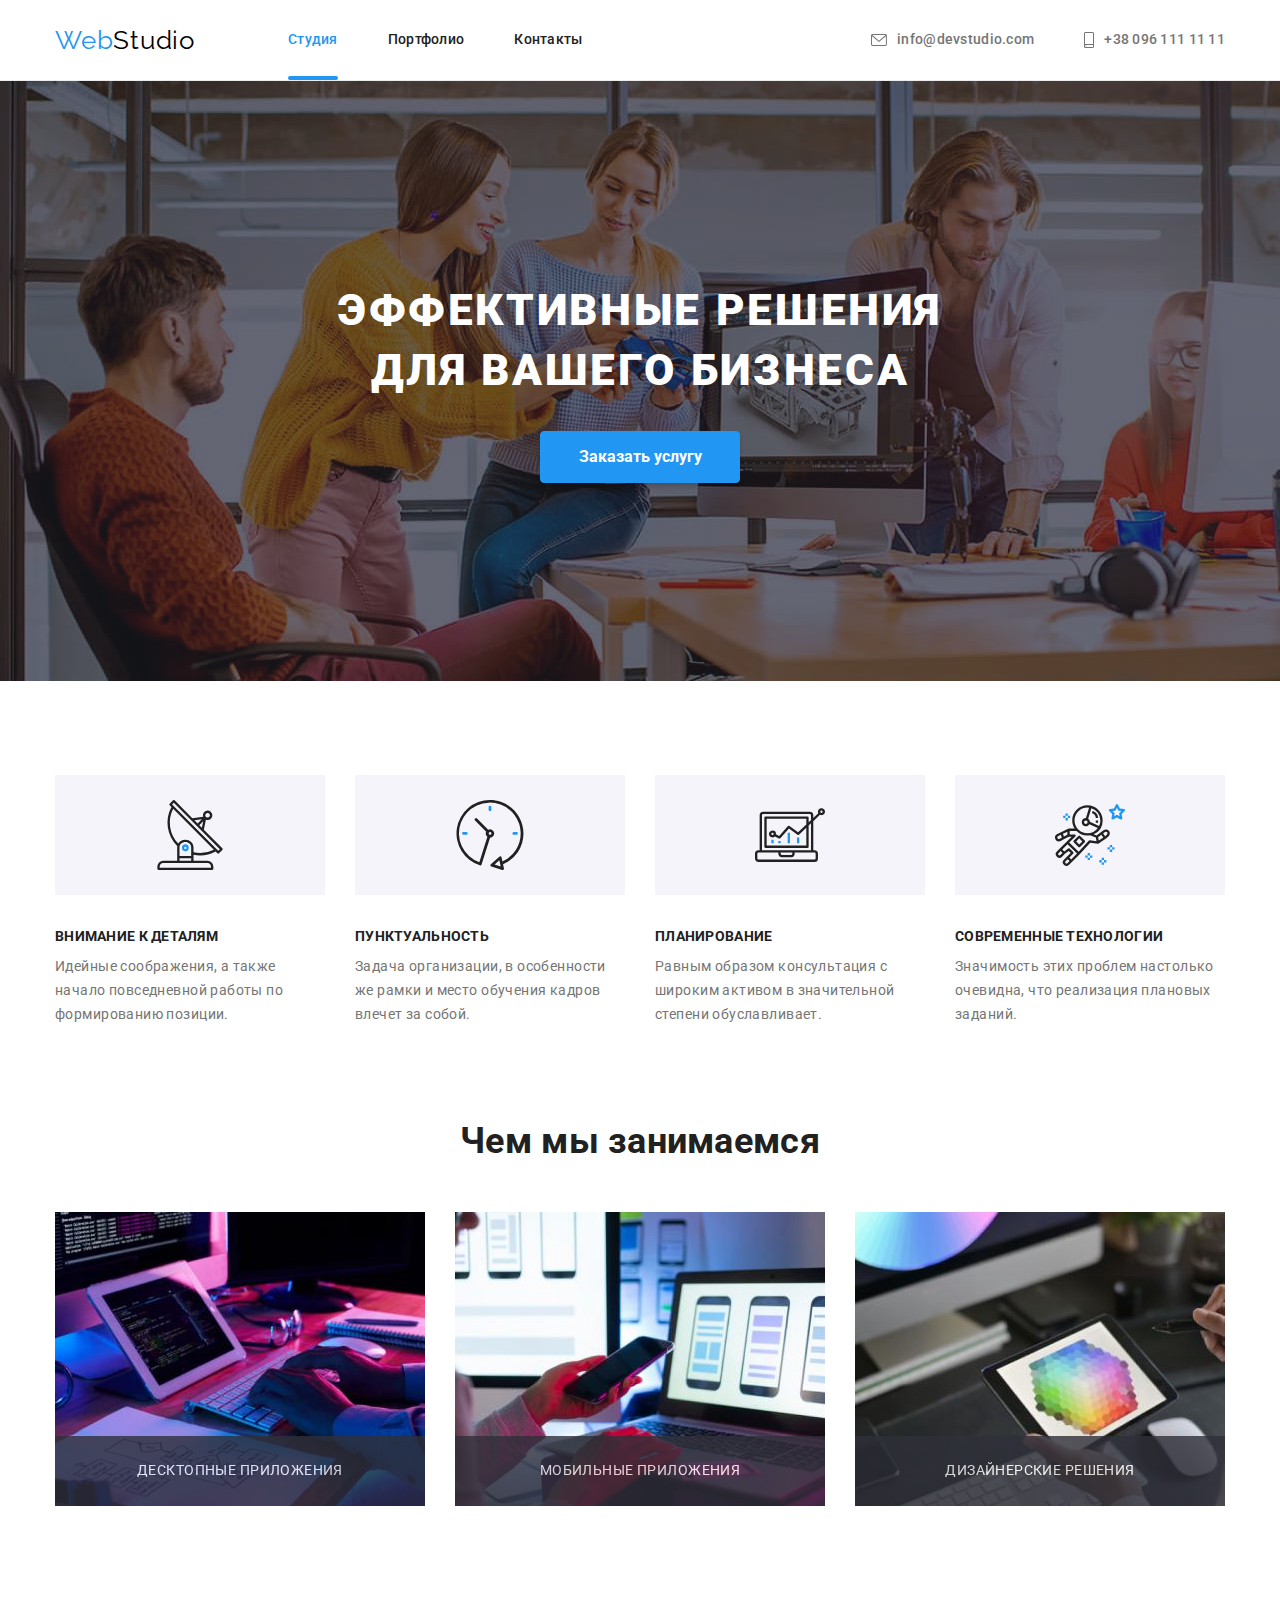
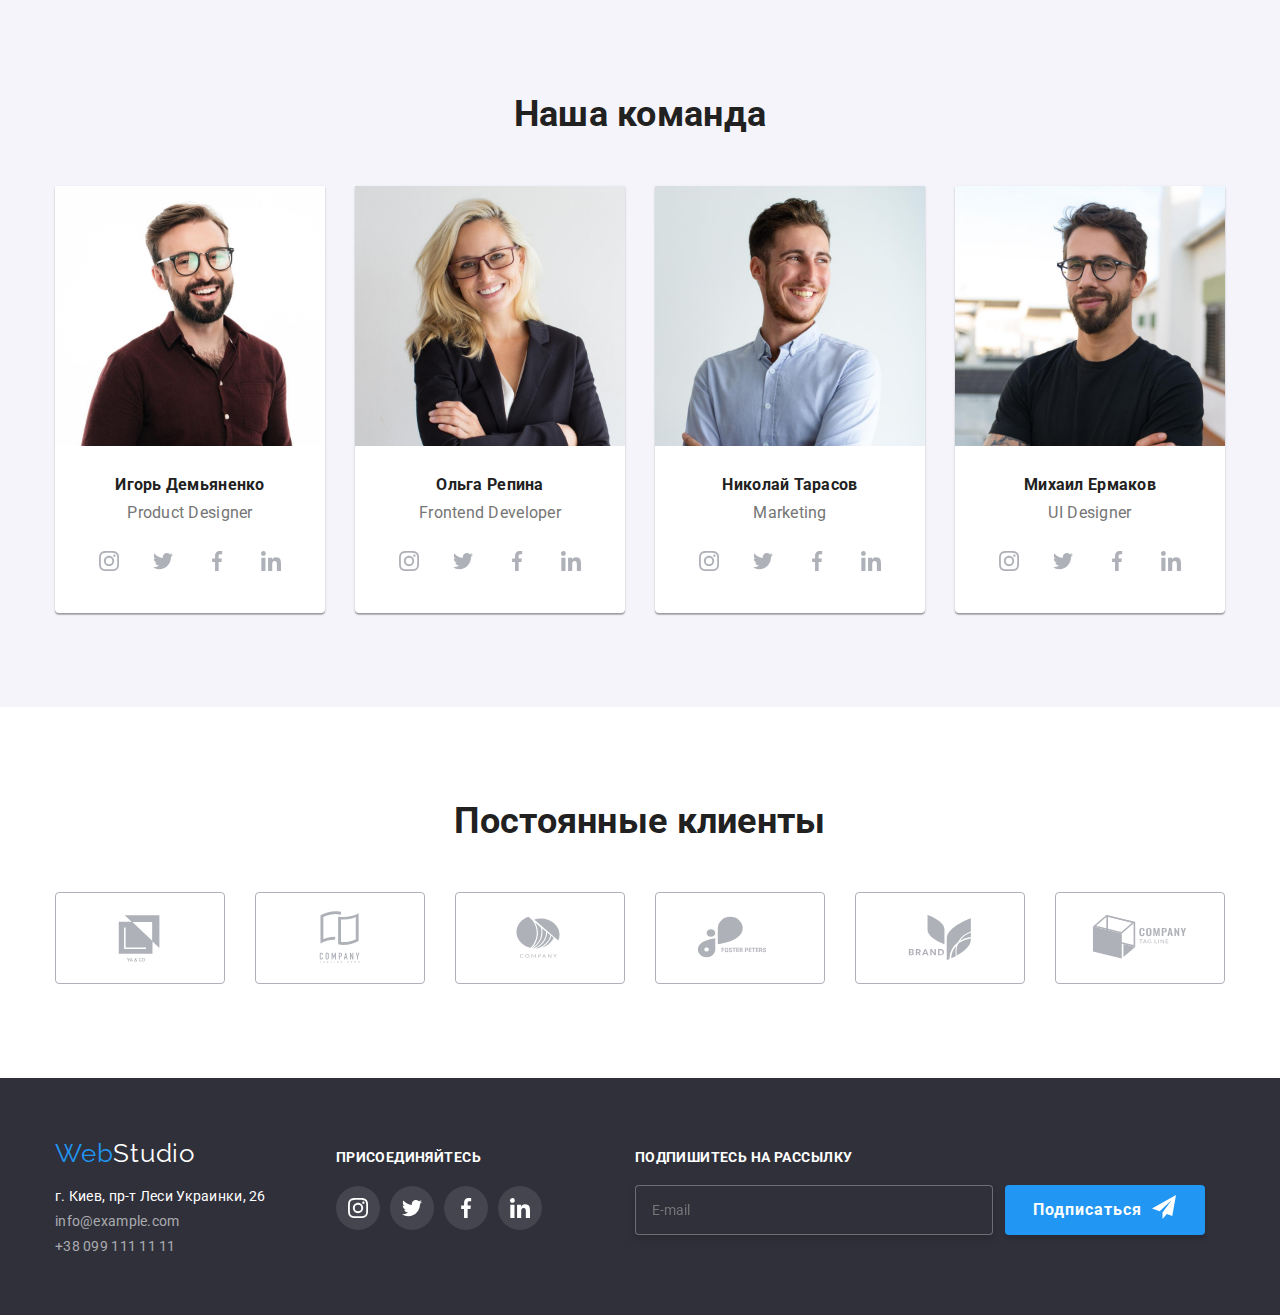
<file: index.html>
<!DOCTYPE html>
<html lang="ru">
  <head>
    <meta charset="UTF-8" />
    <meta http-equiv="X-UA-Compatible" content="IE=edge" />
    <meta name="viewport" content="width=device-width, initial-scale=1.0" />
    <title>Студия</title>

    <link rel="preconnect" href="https://fonts.googleapis.com" />
    <link rel="preconnect" href="https://fonts.gstatic.com" crossorigin />
    <link
      href="https://fonts.googleapis.com/css2?family=Raleway:wght@700&family=Roboto:wght@400;500;700;900&display=swap"
      rel="stylesheet"
    />
    <link
      rel="stylesheet"
      href="https://cdn.jsdelivr.net/npm/modern-normalize@1.1.0/modern-normalize.min.css"
    />
    <link rel="stylesheet" href="./css/main.min.css" />
  </head>

  <body>
    <header class="header">
      <div class="container header-container">
        <nav class="navigation">
          <a class="logo header__logo_black" lang="en" href="./index.html"
            >Web<span class="logo_black">Studio</span></a
          >
          <ul class="navigation__titles">
            <li class="navigation__item">
              <a href="./index.html" class="navigation__link current">Студия</a>
            </li>
            <li class="navigation__item">
              <a href="./portfolio.html" class="navigation__link">Портфолио</a>
            </li>
            <li class="navigation__item"><a href="" class="navigation__link">Контакты</a></li>
          </ul>
        </nav>

        <ul class="contacts-header">
          <li class="contacts email">
            <a href="mailto:info@devstudio.com" class="link email">
              <svg class="icon-header" width="16" height="12">
                <use href="./images/icons.svg#icon-envelope"></use>
              </svg>
              info@devstudio.com</a
            >
          </li>
          <li class="contacts tel">
            <a href="tel:+380961111111" class="link tel">
              <svg class="icon-header" width="10" height="16">
                <use href="./images/icons.svg#icon-smartphone"></use>
              </svg>
              +38 096 111 11 11</a
            >
          </li>
        </ul>
        <button type="button" class="mobile-button" data-menu-open>
          <svg class="mobile-button__icon" width="40" height="40">
            <use href="./images/icons.svg#icon-menu"></use>
          </svg>
        </button>
      </div>
      <div class="mobile-menu" data-menu>
        <div class="container mobile-menu__container">
          <button type="button" class="mobile-button mobile-menu__close-button" data-menu-close>
            <svg class="mobile-menu__close-icon" width="40" height="40">
              <use href="./images/icons.svg#icon-mobile-close"></use>
            </svg>
          </button>
          <ul class="mobile-menu__pages">
            <li class="mobile-menu__item">
              <a class="mobile-menu__link" href="./index.html">Студия</a>
            </li>
            <li class="mobile-menu__item">
              <a class="mobile-menu__link" href="./portfolio.html">Портфолио</a>
            </li>
            <li class="mobile-menu__item"><a class="mobile-menu__link" href="/">Контакты</a></li>
          </ul>
          <div class="mobile-menu__wrapper">
            <div class="mobile-menu__contacts-block">
              <ul class="mobile-menu__contacts">
                <li class="mobile-menu__contact-tel">
                  <a href="tel:+380961111111" class="mobile-menu__tel">+38 096 111 11 11</a>
                </li>
                <li class="mobile-menu__contact-email">
                  <a href="mailto:info@devstudio.com" class="mobile-menu__email"
                    >info@devstudio.com</a
                  >
                </li>
              </ul>
            </div>
            <ul class="mobile-menu__links">
              <li class="mobile-menu__socials"><a class="mobile-link" href="">Instagram</a></li>
              <li class="mobile-menu__socials"><a class="mobile-link" href="">Twitter</a></li>
              <li class="mobile-menu__socials"><a class="mobile-link" href="">Facebook</a></li>
              <li class="mobile-menu__socials"><a class="mobile-link" href="">LinkedIn</a></li>
            </ul>
          </div>
        </div>
      </div>
    </header>

    <main class="main">
      <section class="hero">
        <div class="container">
          <h1 class="hero__header">
            Эффективные решения <br />
            для вашего бизнеса
          </h1>
          <button type="button" class="hero__button" data-modal-open>Заказать услугу</button>
        </div>
      </section>

      <section class="section">
        <div class="container">
          <h2 class="visually-hidden">Особенности</h2>
          <ul class="features">
            <li class="features__item">
              <svg class="features__icon" height="120">
                <use href="./images/icons.svg#icon-Group-1"></use>
              </svg>
              <h3 class="features__name">Внимание к деталям</h3>
              <p class="features__description">
                Идейные соображения, а также начало повседневной работы по формированию позиции.
              </p>
            </li>
            <li class="features__item">
              <svg class="features__icon" height="120">
                <use href="./images/icons.svg#icon-Group-2"></use>
              </svg>
              <h3 class="features__name">Пунктуальность</h3>
              <p class="features__description">
                Задача организации, в особенности же рамки и место обучения кадров влечет за собой.
              </p>
            </li>
            <li class="features__item">
              <svg class="features__icon" height="120">
                <use href="./images/icons.svg#icon-Group-3"></use>
              </svg>
              <h3 class="features__name">Планирование</h3>
              <p class="features__description">
                Равным образом консультация с широким активом в значительной степени обуславливает.
              </p>
            </li>
            <li class="features__item">
              <svg class="features__icon" height="120">
                <use href="./images/icons.svg#icon-Group-4"></use>
              </svg>
              <h3 class="features__name">Современные технологии</h3>
              <p class="features__description">
                Значимость этих проблем настолько очевидна, что реализация плановых заданий.
              </p>
            </li>
          </ul>
        </div>
      </section>

      <section class="section work-examples">
        <div class="container">
          <h2 class="section-header work-examples">Чем мы занимаемся</h2>
          <ul class="work-examples">
            <li class="work-examples__item">
              <img
                srcset="./images/box-1.jpg 1x, ./images/box-1@2x.jpg 2x"
                src="./images/box-1.jpg"
                alt="Процесс написания кода"
                width="370"
                height="294"
              />
              <div class="work-examples__pannel">Десктопные приложения</div>
            </li>
            <li class="work-examples__item">
              <img
                srcset="./images/box-2.jpg 1x, ./images/box-2@2x.jpg 2x"
                src="./images/box-2.jpg"
                alt="Процесс дизайна мобильного приложения"
                width="370"
                height="294"
              />
              <div class="work-examples__pannel">Мобильные приложения</div>
            </li>
            <li class="work-examples__item">
              <img
                srcset="./images/box-3.jpg 1x, ./images/box-3@2x.jpg 2x"
                src="./images/box-3.jpg"
                alt="Матрица цветов на планшете"
                width="370"
                height="294"
              />
              <div class="work-examples__pannel">Дизайнерские решения</div>
            </li>
          </ul>
        </div>
      </section>

      <section class="section">
        <div class="container">
          <h2 class="section-header">Наша команда</h2>
          <ul class="team">
            <li class="team__member">
              <picture>
                <source
                  srcset="
                    ./images/team/igor-demyanenko.jpg    1x,
                    ./images/team/igor-demyanenko@2x.jpg 2x
                  "
                  media="(min-width:1200px)"
                />
                <source
                  srcset="
                    ./images/team/igor-demyanenko-tablet.jpg    1x,
                    ./images/team/igor-demyanenko@2x-tablet.jpg 2x
                  "
                  media="(min-width:768px)"
                />
                <source
                  srcset="
                    ./images/team/igor-demyanenko-mobile.jpg    1x,
                    ./images/team/igor-demyanenko@2x-mobile.jpg 2x
                  "
                  media="(max-width:767px)"
                />
                <img src="./images/team/igor-demyanenko.jpg" alt="Игорь Демьяненко" />
              </picture>
              <div class="team__description">
                <h3 class="team__name">Игорь Демьяненко</h3>
                <p class="team__job">Product Designer</p>
                <ul class="team__networks">
                  <li class="networks-item">
                    <a href="" class="social-link">
                      <svg class="networks-icon" width="20" height="20">
                        <use href="./images/icons.svg#icon-instagram"></use>
                      </svg>
                    </a>
                  </li>
                  <li class="networks-item">
                    <a href="" class="social-link">
                      <svg class="networks-icon" width="20" height="20">
                        <use href="./images/icons.svg#icon-twitter"></use>
                      </svg>
                    </a>
                  </li>
                  <li class="networks-item">
                    <a href="" class="social-link">
                      <svg class="networks-icon" width="20" height="20">
                        <use href="./images/icons.svg#icon-facebook"></use>
                      </svg>
                    </a>
                  </li>
                  <li class="networks-item">
                    <a href="" class="social-link">
                      <svg class="networks-icon" width="20" height="20">
                        <use href="./images/icons.svg#icon-linkedin"></use>
                      </svg>
                    </a>
                  </li>
                </ul>
              </div>
            </li>
            <li class="team__member">
              <picture>
                <source
                  srcset="./images/team/olga-repina.jpg 1x, ./images/team/olga-repina@2x.jpg 2x"
                  media="(min-width:1200px)"
                />
                <source
                  srcset="
                    ./images/team/olga-repina-tablet.jpg    1x,
                    ./images/team/olga-repina@2x-tablet.jpg 2x
                  "
                  media="(min-width:768px)"
                />
                <source
                  srcset="
                    ./images/team/olga-repina-mobile.jpg    1x,
                    ./images/team/olga-repina@2x-mobile.jpg 2x
                  "
                  media="(max-width:767px)"
                />
                <img src="./images/team/olga-repina.jpg" alt="Ольга Репина" />
              </picture>
              <div class="team__description">
                <h3 class="team__name">Ольга Репина</h3>
                <p class="team__job">Frontend Developer</p>
                <ul class="team__networks">
                  <li class="networks-item">
                    <a href="" class="social-link">
                      <svg class="networks-icon" width="20" height="20">
                        <use href="./images/icons.svg#icon-instagram"></use>
                      </svg>
                    </a>
                  </li>
                  <li class="networks-item">
                    <a href="" class="social-link">
                      <svg class="networks-icon" width="20" height="20">
                        <use href="./images/icons.svg#icon-twitter"></use>
                      </svg>
                    </a>
                  </li>
                  <li class="networks-item">
                    <a href="" class="social-link">
                      <svg class="networks-icon" width="20" height="20">
                        <use href="./images/icons.svg#icon-facebook"></use>
                      </svg>
                    </a>
                  </li>
                  <li class="networks-item">
                    <a href="" class="social-link">
                      <svg class="networks-icon" width="20" height="20">
                        <use href="./images/icons.svg#icon-linkedin"></use>
                      </svg>
                    </a>
                  </li>
                </ul>
              </div>
            </li>
            <li class="team__member">
              <picture>
                <source
                  srcset="
                    ./images/team/nikolay-tarasov.jpg    1x,
                    ./images/team/nikolay-tarasov@2x.jpg 2x
                  "
                  media="(min-width:1200px)"
                />
                <source
                  srcset="
                    ./images/team/nikolay-tarasov-tablet.jpg    1x,
                    ./images/team/nikolay-tarasov@2x-tablet.jpg 2x
                  "
                  media="(min-width:768px)"
                />
                <source
                  srcset="
                    ./images/team/nikolay-tarasov-mobile.jpg    1x,
                    ./images/team/nikolay-tarasov@2x-mobile.jpg 2x
                  "
                  media="(max-width:767px)"
                />
                <img src="./images/team/nikolay-tarasov.jpg" alt="Николай Тарасов" />
              </picture>
              <div class="team__description">
                <h3 class="team__name">Николай Тарасов</h3>
                <p class="team__job">Marketing</p>
                <ul class="team__networks">
                  <li class="networks-item">
                    <a href="" class="social-link">
                      <svg class="networks-icon" width="20" height="20">
                        <use href="./images/icons.svg#icon-instagram"></use>
                      </svg>
                    </a>
                  </li>
                  <li class="networks-item">
                    <a href="" class="social-link">
                      <svg class="networks-icon" width="20" height="20">
                        <use href="./images/icons.svg#icon-twitter"></use>
                      </svg>
                    </a>
                  </li>
                  <li class="networks-item">
                    <a href="" class="social-link">
                      <svg class="networks-icon" width="20" height="20">
                        <use href="./images/icons.svg#icon-facebook"></use>
                      </svg>
                    </a>
                  </li>
                  <li class="networks-item">
                    <a href="" class="social-link">
                      <svg class="networks-icon" width="20" height="20">
                        <use href="./images/icons.svg#icon-linkedin"></use>
                      </svg>
                    </a>
                  </li>
                </ul>
              </div>
            </li>
            <li class="team__member">
              <picture>
                <source
                  srcset="
                    ./images/team/mikhail-ermakov.jpg    1x,
                    ./images/team/mikhail-ermakov@2x.jpg 2x
                  "
                  media="(min-width:1200px)"
                />
                <source
                  srcset="
                    ./images/team/mikhail-ermakov-tablet.jpg    1x,
                    ./images/team/mikhail-ermakov@2x-tablet.jpg 2x
                  "
                  media="(min-width:768px)"
                />
                <source
                  srcset="
                    ./images/team/mikhail-ermakov-mobile.jpg    1x,
                    ./images/team/mikhail-ermakov@2x-mobile.jpg 2x
                  "
                  media="(max-width:767px)"
                />
                <img src="./images/team/mikhail-ermakov.jpg" alt="Михаил Ермаков" />
              </picture>
              <div class="team__description">
                <h3 class="team__name">Михаил Ермаков</h3>
                <p class="team__job">UI Designer</p>
                <ul class="team__networks">
                  <li class="networks-item">
                    <a href="" class="social-link">
                      <svg class="networks-icon" width="20" height="20">
                        <use href="./images/icons.svg#icon-instagram"></use>
                      </svg>
                    </a>
                  </li>
                  <li class="networks-item">
                    <a href="" class="social-link">
                      <svg class="networks-icon" width="20" height="20">
                        <use href="./images/icons.svg#icon-twitter"></use>
                      </svg>
                    </a>
                  </li>
                  <li class="networks-item">
                    <a href="" class="social-link">
                      <svg class="networks-icon" width="20" height="20">
                        <use href="./images/icons.svg#icon-facebook"></use>
                      </svg>
                    </a>
                  </li>
                  <li class="networks-item">
                    <a href="" class="social-link">
                      <svg class="networks-icon" width="20" height="20">
                        <use href="./images/icons.svg#icon-linkedin"></use>
                      </svg>
                    </a>
                  </li>
                </ul>
              </div>
            </li>
          </ul>
        </div>
      </section>

      <section class="section">
        <div class="container">
          <h2 class="section-header">Постоянные клиенты</h2>

          <ul class="clients">
            <li class="clients__item">
              <a class="clients__link" href="">
                <svg class="clients__icon" width="106" height="60">
                  <use href="./images/icons.svg#icon-Client-1"></use>
                </svg>
              </a>
            </li>
            <li class="clients__item">
              <a class="clients__link" href="">
                <svg class="clients__icon" width="106" height="60">
                  <use href="./images/icons.svg#icon-Client-2"></use>
                </svg>
              </a>
            </li>
            <li class="clients__item">
              <a class="clients__link" href="">
                <svg class="clients__icon" width="106" height="60">
                  <use href="./images/icons.svg#icon-Client-3"></use>
                </svg>
              </a>
            </li>
            <li class="clients__item">
              <a class="clients__link" href="">
                <svg class="clients__icon" width="106" height="60">
                  <use href="./images/icons.svg#icon-Client-4"></use>
                </svg>
              </a>
            </li>
            <li class="clients__item">
              <a class="clients__link" href="">
                <svg class="clients__icon" width="106" height="60">
                  <use href="./images/icons.svg#icon-Client-5"></use>
                </svg>
              </a>
            </li>
            <li class="clients__item">
              <a class="clients__link" href="">
                <svg class="clients__icon" width="106" height="60">
                  <use href="./images/icons.svg#icon-Client-6"></use>
                </svg>
              </a>
            </li>
          </ul>
        </div>
      </section>
    </main>

    <footer class="footer">
      <div class="container footer__block">
        <div class="contact-data">
          <a class="logo footer__logo_white" lang="en" href="./index.html"
            >Web<span class="logo_white">Studio</span></a
          >
          <address class="footer__details">
            <p class="footer__address">г. Киев, пр-т Леси Украинки, 26</p>
            <a class="footer__email" href="mailto:info@example.com">info@example.com</a>
            <a class="footer__tel" href="tel:+380991111111">+38 099 111 11 11</a>
          </address>
        </div>

        <div class="footer__socials">
          <p class="footer__join">присоединяйтесь</p>
          <ul class="footer__networks">
            <li class="networks-item">
              <a href="" class="social-link-footer">
                <svg class="networks-icon-footer" width="20" height="20">
                  <use href="./images/icons.svg#icon-instagram"></use>
                </svg>
              </a>
            </li>
            <li class="networks-item">
              <a href="" class="social-link-footer">
                <svg class="networks-icon-footer" width="20" height="20">
                  <use href="./images/icons.svg#icon-twitter"></use>
                </svg>
              </a>
            </li>
            <li class="networks-item">
              <a href="" class="social-link-footer">
                <svg class="networks-icon-footer" width="20" height="20">
                  <use href="./images/icons.svg#icon-facebook"></use>
                </svg>
              </a>
            </li>
            <li class="networks-item">
              <a href="" class="social-link-footer">
                <svg class="networks-icon-footer" width="20" height="20">
                  <use href="./images/icons.svg#icon-linkedin"></use>
                </svg>
              </a>
            </li>
          </ul>
        </div>

        <div class="footer__modal">
          <label for="footer-email">Подпишитесь на рассылку</label>
          <div class="submit-email">
            <input class="footer__input" type="email" id="footer-email" placeholder="E-mail" />
            <button class="footer-button" type="submit">
              <span class="send">
                <span class="button-text-send">Подписаться</span>
                <span class="icon-button-send">
                  <svg class="icon-send" width="24" height="24">
                    <use href="./images/icons.svg#icon-send"></use>
                  </svg>
                </span>
              </span>
            </button>
          </div>
        </div>
      </div>
    </footer>

    <div class="backdrop is-hidden" data-modal>
      <div class="modal">
        <button data-modal-close class="close-button">
          <svg
            width="30"
            height="30"
            viewBox="0 0 30 30"
            fill="none"
            xmlns="http://www.w3.org/2000/svg"
          >
            <circle cx="15" cy="15" r="15" fill="white" />
            <circle cx="15" cy="15" r="14.5" stroke="black" stroke-opacity="0.1" />
            <path
              class="closing-icon"
              d="M21 10.1079L19.8921 9L15.5 13.3921L11.1079 9L10 10.1079L14.3921 14.5L10 18.8921L11.1079 20L15.5 15.6079L19.8921 20L21 18.8921L16.6079 14.5L21 10.1079Z"
              fill="black"
            />
          </svg>
        </button>
        <form class="modal-form" action="/">
          <p class="modal-header">Оставьте свои данные, мы вам перезвоним</p>

          <div class="form-field">
            <label for="name">Имя</label>
            <div class="form-input-field">
              <input class="form-input" type="text" name="name" id="name" />
              <svg class="icon-label" width="18" height="18">
                <use href="./images/icons.svg#icon-name"></use>
              </svg>
            </div>
          </div>

          <div class="form-field">
            <label for="tel">Телефон</label>
            <div class="form-input-field">
              <input class="form-input" type="tel" name="tel" id="tel" />
              <svg class="icon-label" width="18" height="18">
                <use href="./images/icons.svg#icon-tel"></use>
              </svg>
            </div>
          </div>

          <div class="form-field">
            <label for="email">Почта</label>
            <div class="form-input-field">
              <input class="form-input" type="email" name="email" id="email" />
              <svg class="icon-label" width="18" height="18">
                <use href="./images/icons.svg#icon-mail"></use>
              </svg>
            </div>
          </div>

          <div class="form-field">
            <label for="comment">Комментарий</label>
            <textarea
              class="form-input"
              name="comment"
              id="comment"
              rows="5"
              placeholder="Введите текст"
            ></textarea>
          </div>

          <label class="checkbox-label">
            <input class="checkbox-input" type="checkbox" required />
            <span class="checkbox-icon"></span>
            <span class="checkbox-agreement"
              >Соглашаюсь с рассылкой и принимаю
              <a class="agreement-link" href="/">Условия договора</a></span
            >
          </label>

          <button class="modal-button" type="submit">Отправить</button>
        </form>
      </div>
    </div>
    <script src="./js/modal.js"></script>
    <script src="./js/mobile-menu.js"></script>
  </body>
</html>
</file>
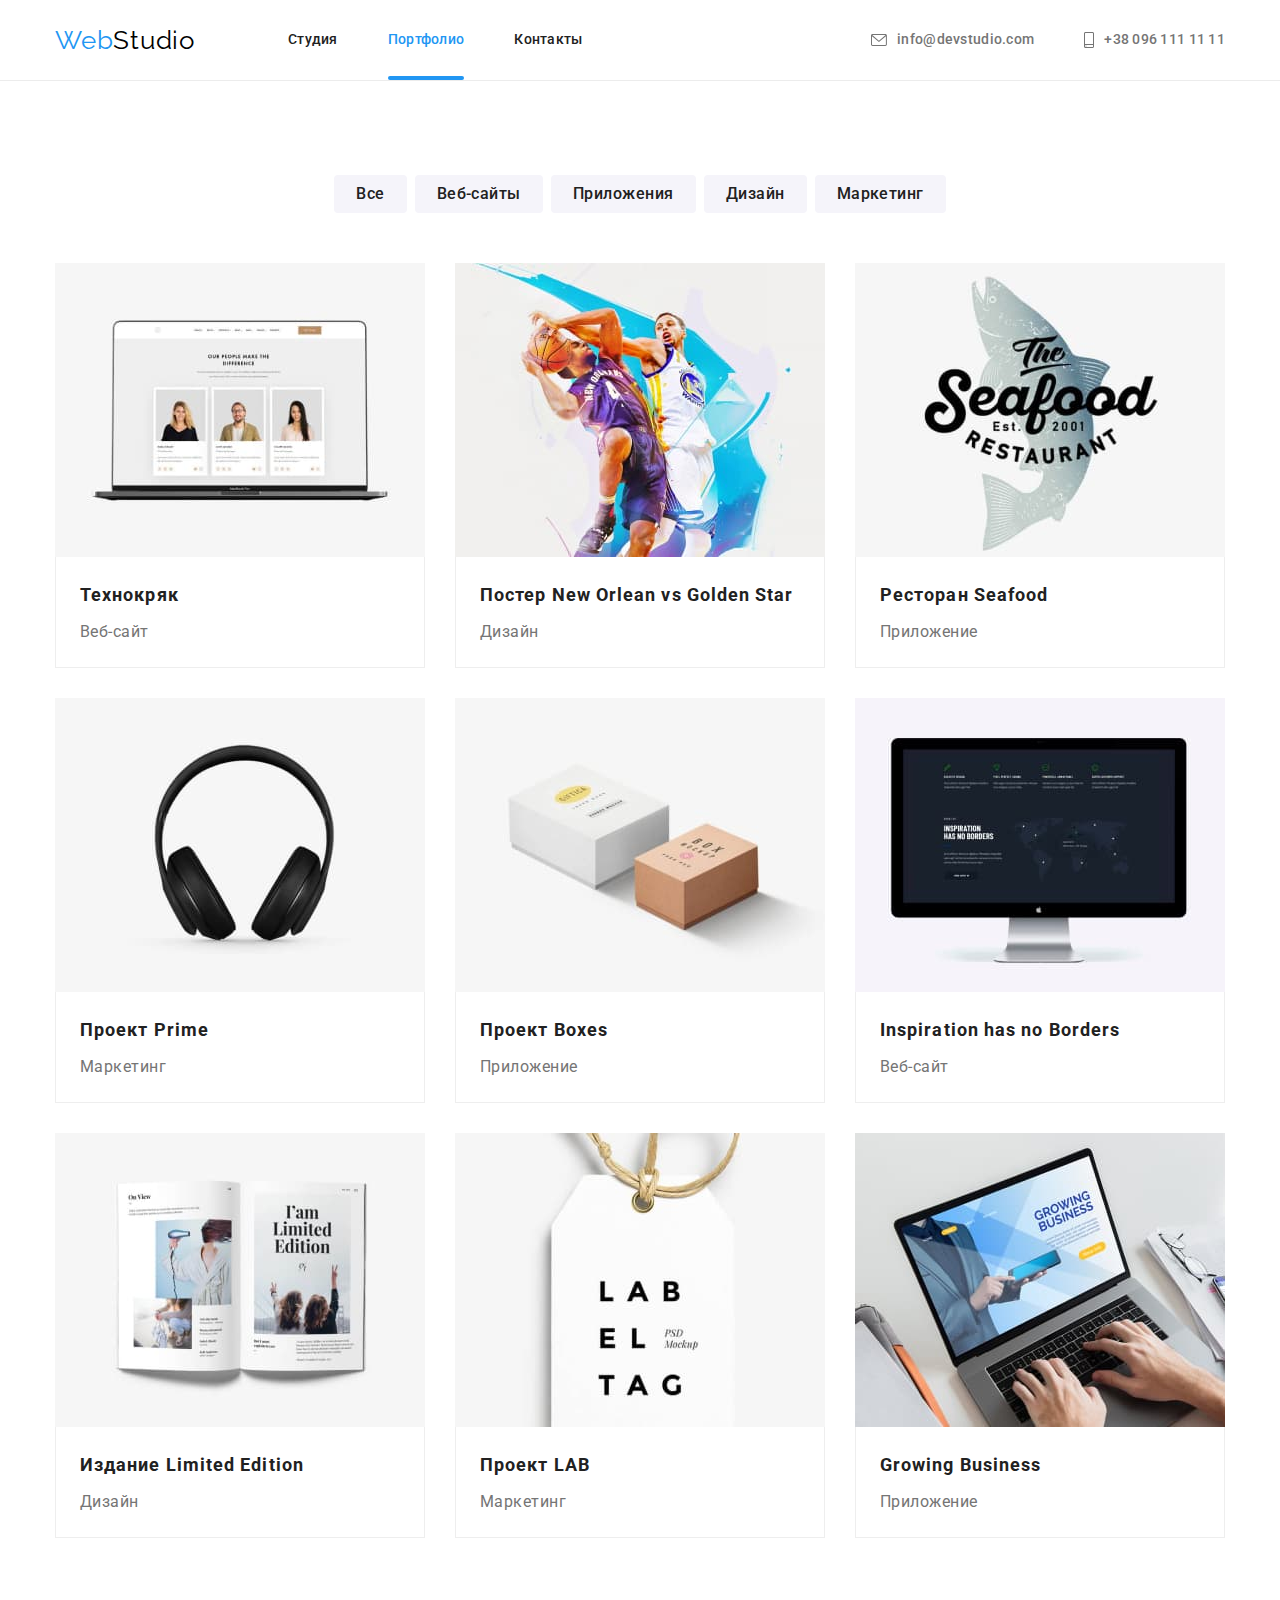
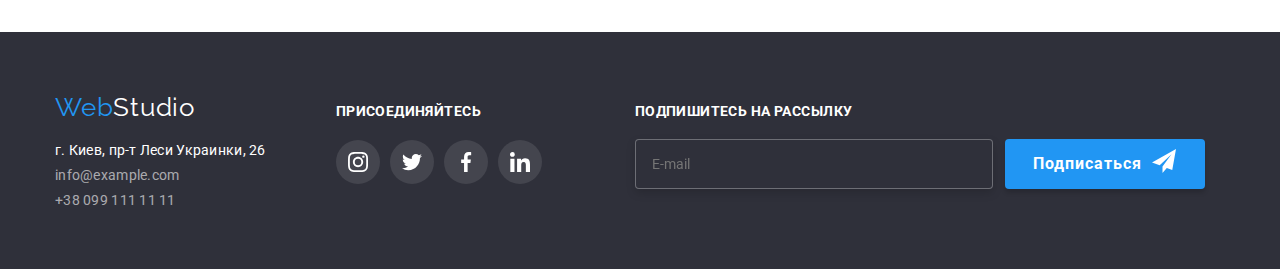
<file: portfolio.html>
<!DOCTYPE html>
<html lang="ru">
  <head>
    <meta charset="UTF-8" />
    <meta http-equiv="X-UA-Compatible" content="IE=edge" />
    <meta name="viewport" content="width=device-width, initial-scale=1.0" />
    <title>Портфолио</title>

    <link rel="preconnect" href="https://fonts.googleapis.com" />
    <link rel="preconnect" href="https://fonts.gstatic.com" crossorigin />
    <link
      href="https://fonts.googleapis.com/css2?family=Raleway:wght@700&family=Roboto:wght@400;500;700;900&display=swap"
      rel="stylesheet"
    />

    <link
      rel="stylesheet"
      href="https://cdn.jsdelivr.net/npm/modern-normalize@1.1.0/modern-normalize.min.css"
    />

    <link rel="stylesheet" href="./css/portfolio.min.css" />
  </head>

  <body>
    <header class="header">
      <div class="container header-container">
        <nav class="navigation">
          <a class="logo header__logo_black" lang="en" href="./index.html"
            >Web<span class="logo_black">Studio</span></a
          >
          <ul class="navigation__titles">
            <li class="navigation__item">
              <a href="./index.html" class="navigation__link">Студия</a>
            </li>
            <li class="navigation__item">
              <a href="./portfolio.html" class="navigation__link current">Портфолио</a>
            </li>
            <li class="navigation__item"><a href="" class="navigation__link">Контакты</a></li>
          </ul>
        </nav>

        <ul class="contacts-header">
          <li class="contacts email">
            <a href="mailto:info@devstudio.com" class="link email">
              <svg class="icon-header" width="16" height="12">
                <use href="./images/icons.svg#icon-envelope"></use>
              </svg>
              info@devstudio.com</a
            >
          </li>
          <li class="contacts tel">
            <a href="tel:+380961111111" class="link tel">
              <svg class="icon-header" width="10" height="16">
                <use href="./images/icons.svg#icon-smartphone"></use>
              </svg>
              +38 096 111 11 11</a
            >
          </li>
        </ul>
        <button type="button" class="mobile-button" data-menu-open>
          <svg class="mobile-button__icon" width="40" height="40">
            <use href="./images/icons.svg#icon-menu"></use>
          </svg>
        </button>
      </div>
      <div class="mobile-menu" data-menu>
        <div class="container mobile-menu__container">
          <button type="button" class="mobile-button mobile-menu__close-button" data-menu-close>
            <svg class="mobile-menu__close-icon" width="40" height="40">
              <use href="./images/icons.svg#icon-mobile-close"></use>
            </svg>
          </button>
          <ul class="mobile-menu__pages">
            <li class="mobile-menu__item">
              <a class="mobile-menu__link" href="./index.html">Студия</a>
            </li>
            <li class="mobile-menu__item">
              <a class="mobile-menu__link" href="./portfolio.html">Портфолио</a>
            </li>
            <li class="mobile-menu__item"><a class="mobile-menu__link" href="/">Контакты</a></li>
          </ul>
          <div class="mobile-menu__wrapper">
            <div class="mobile-menu__contacts-block">
              <ul class="mobile-menu__contacts">
                <li class="mobile-menu__contact-tel">
                  <a href="tel:+380961111111" class="mobile-menu__tel">+38 096 111 11 11</a>
                </li>
                <li class="mobile-menu__contact-email">
                  <a href="mailto:info@devstudio.com" class="mobile-menu__email"
                    >info@devstudio.com</a
                  >
                </li>
              </ul>
            </div>
            <ul class="mobile-menu__links">
              <li class="mobile-menu__socials"><a class="mobile-link" href="">Instagram</a></li>
              <li class="mobile-menu__socials"><a class="mobile-link" href="">Twitter</a></li>
              <li class="mobile-menu__socials"><a class="mobile-link" href="">Facebook</a></li>
              <li class="mobile-menu__socials"><a class="mobile-link" href="">LinkedIn</a></li>
            </ul>
          </div>
        </div>
      </div>
    </header>

    <main>
      <section class="section">
        <div class="container">
          <h1 class="visually-hidden">Портфолио</h1>
          <ul class="filter">
            <li class="filter__item">
              <button type="button" class="portfolio-button">Все</button>
            </li>
            <li class="filter__item">
              <button type="button" class="portfolio-button">Веб-сайты</button>
            </li>
            <li class="filter__item">
              <button type="button" class="portfolio-button">Приложения</button>
            </li>
            <li class="filter__item">
              <button type="button" class="portfolio-button">Дизайн</button>
            </li>
            <li class="filter__item">
              <button type="button" class="portfolio-button">Маркетинг</button>
            </li>
          </ul>

          <ul class="projects">
            <li class="projects-item">
              <div class="overlay-block">
                <picture>
                  <source
                    srcset="
                      ./images/portfolio/technokryak.jpg    1x,
                      ./images/portfolio/technokryak@2x.jpg 2x
                    "
                    media="(min-width:1200px)"
                  />
                  <source
                    srcset="
                      ./images/portfolio/technokryak-tablet.jpg    1x,
                      ./images/portfolio/technokryak-tablet@2x.jpg 2x
                    "
                    media="(min-width:768px)"
                  />
                  <source
                    srcset="
                      ./images/portfolio/technokryak-mobile.jpg    1x,
                      ./images/portfolio/technokryak-mobile@2x.jpg 2x
                    "
                    media="(max-width:767px)"
                  />
                  <img
                    class="projects-img"
                    src="./images/portfolio/technokryak.jpg"
                    alt="Экран ноутбука"
                  />
                </picture>
                <div class="portfolio-pannel">
                  Технокряк это современная площадка распространения коронавируса. Компании
                  используют эту платформу для цифрового шпионажа и атак на защищённые сервера
                  конкурентов.
                </div>
              </div>
              <div class="project-text">
                <h3 class="project-name">Технокряк</h3>
                <p class="project-description">Веб-сайт</p>
              </div>
            </li>
            <li class="projects-item">
              <div class="overlay-block">
                <picture>
                  <source
                    srcset="
                      ./images/portfolio/new-orlean.jpg    1x,
                      ./images/portfolio/new-orlean@2x.jpg 2x
                    "
                    media="(min-width:1200px)"
                  />
                  <source
                    srcset="
                      ./images/portfolio/new-orlean-tablet.jpg    1x,
                      ./images/portfolio/new-orlean-tablet@2x.jpg 2x
                    "
                    media="(min-width:768px)"
                  />
                  <source
                    srcset="
                      ./images/portfolio/new-orlean-mobile.jpg    1x,
                      ./images/portfolio/new-orlean-mobile@2x.jpg 2x
                    "
                    media="(max-width:767px)"
                  />
                  <img
                    class="projects-img"
                    src="./images/portfolio/new-orlean.jpg"
                    alt="Баскетболисты"
                  />
                </picture>
                <div class="portfolio-pannel">
                  Технокряк это современная площадка распространения коронавируса. Компании
                  используют эту платформу для цифрового шпионажа и атак на защищённые сервера
                  конкурентов.
                </div>
              </div>
              <div class="project-text">
                <h3 class="project-name">Постер New Orlean vs Golden Star</h3>
                <p class="project-description">Дизайн</p>
              </div>
            </li>
            <li class="projects-item">
              <div class="overlay-block">
                <picture>
                  <source
                    srcset="./images/portfolio/seafood.jpg 1x, ./images/portfolio/seafood@2x.jpg 2x"
                    media="(min-width:1200px)"
                  />
                  <source
                    srcset="
                      ./images/portfolio/seafood-tablet.jpg    1x,
                      ./images/portfolio/seafood-tablet@2x.jpg 2x
                    "
                    media="(min-width:768px)"
                  />
                  <source
                    srcset="
                      ./images/portfolio/seafood-mobile.jpg    1x,
                      ./images/portfolio/seafood-mobile@2x.jpg 2x
                    "
                    media="(max-width:767px)"
                  />
                  <img
                    class="projects-img"
                    src="./images/portfolio/seafood.jpg"
                    alt="Логотип рыбного ресторана"
                  />
                </picture>
                <div class="portfolio-pannel">
                  Технокряк это современная площадка распространения коронавируса. Компании
                  используют эту платформу для цифрового шпионажа и атак на защищённые сервера
                  конкурентов.
                </div>
              </div>
              <div class="project-text">
                <h3 class="project-name">Ресторан Seafood</h3>
                <p class="project-description">Приложение</p>
              </div>
            </li>
            <li class="projects-item">
              <div class="overlay-block">
                <picture>
                  <source
                    srcset="./images/portfolio/prime.jpg 1x, ./images/portfolio/prime@2x.jpg 2x"
                    media="(min-width:1200px)"
                  />
                  <source
                    srcset="
                      ./images/portfolio/prime-tablet.jpg    1x,
                      ./images/portfolio/prime-tablet@2x.jpg 2x
                    "
                    media="(min-width:768px)"
                  />
                  <source
                    srcset="
                      ./images/portfolio/prime-mobile.jpg    1x,
                      ./images/portfolio/prime-mobile@2x.jpg 2x
                    "
                    media="(max-width:767px)"
                  />
                  <img class="projects-img" src="./images/portfolio/prime.jpg" alt="Наушники" />
                </picture>
                <div class="portfolio-pannel">
                  Технокряк это современная площадка распространения коронавируса. Компании
                  используют эту платформу для цифрового шпионажа и атак на защищённые сервера
                  конкурентов.
                </div>
              </div>
              <div class="project-text">
                <h3 class="project-name">Проект Prime</h3>
                <p class="project-description">Маркетинг</p>
              </div>
            </li>
            <li class="projects-item">
              <div class="overlay-block">
                <picture>
                  <source
                    srcset="./images/portfolio/boxes.jpg 1x, ./images/portfolio/boxes@2x.jpg 2x"
                    media="(min-width:1200px)"
                  />
                  <source
                    srcset="
                      ./images/portfolio/boxes-tablet.jpg    1x,
                      ./images/portfolio/boxes-tablet@2x.jpg 2x
                    "
                    media="(min-width:768px)"
                  />
                  <source
                    srcset="
                      ./images/portfolio/boxes-mobile.jpg    1x,
                      ./images/portfolio/boxes-mobile@2x.jpg 2x
                    "
                    media="(max-width:767px)"
                  />
                  <img class="projects-img" src="./images/portfolio/boxes.jpg" alt="Коробочки" />
                </picture>
                <div class="portfolio-pannel">
                  Технокряк это современная площадка распространения коронавируса. Компании
                  используют эту платформу для цифрового шпионажа и атак на защищённые сервера
                  конкурентов.
                </div>
              </div>
              <div class="project-text">
                <h3 class="project-name">Проект Boxes</h3>
                <p class="project-description">Приложение</p>
              </div>
            </li>
            <li class="projects-item">
              <div class="overlay-block">
                <picture>
                  <source
                    srcset="
                      ./images/portfolio/inspiration.jpg    1x,
                      ./images/portfolio/inspiration@2x.jpg 2x
                    "
                    media="(min-width:1200px)"
                  />
                  <source
                    srcset="
                      ./images/portfolio/inspiration-tablet.jpg    1x,
                      ./images/portfolio/inspiration-tablet@2x.jpg 2x
                    "
                    media="(min-width:768px)"
                  />
                  <source
                    srcset="
                      ./images/portfolio/inspiration-mobile.jpg    1x,
                      ./images/portfolio/inspiration-mobile@2x.jpg 2x
                    "
                    media="(max-width:767px)"
                  />
                  <img
                    class="projects-img"
                    src="./images/portfolio/inspiration.jpg"
                    alt="Монитор с темной темой"
                  />
                </picture>
                <div class="portfolio-pannel">
                  Технокряк это современная площадка распространения коронавируса. Компании
                  используют эту платформу для цифрового шпионажа и атак на защищённые сервера
                  конкурентов.
                </div>
              </div>
              <div class="project-text">
                <h3 class="project-name">Inspiration has no Borders</h3>
                <p class="project-description">Веб-сайт</p>
              </div>
            </li>
            <li class="projects-item">
              <div class="overlay-block">
                <picture>
                  <source
                    srcset="
                      ./images/portfolio/limited-edition.jpg    1x,
                      ./images/portfolio/limited-edition@2x.jpg 2x
                    "
                    media="(min-width:1200px)"
                  />
                  <source
                    srcset="
                      ./images/portfolio/limited-edition-tablet.jpg    1x,
                      ./images/portfolio/limited-edition-tablet@2x.jpg 2x
                    "
                    media="(min-width:768px)"
                  />
                  <source
                    srcset="
                      ./images/portfolio/limited-edition-mobile.jpg    1x,
                      ./images/portfolio/limited-edition-mobile@2x.jpg 2x
                    "
                    media="(max-width:767px)"
                  />
                  <img
                    class="projects-img"
                    src="./images/portfolio/limited-edition.jpg"
                    alt="Разворот журнала"
                  />
                </picture>
                <div class="portfolio-pannel">
                  Технокряк это современная площадка распространения коронавируса. Компании
                  используют эту платформу для цифрового шпионажа и атак на защищённые сервера
                  конкурентов.
                </div>
              </div>
              <div class="project-text">
                <h3 class="project-name">Издание Limited Edition</h3>
                <p class="project-description">Дизайн</p>
              </div>
            </li>
            <li class="projects-item">
              <div class="overlay-block">
                <picture>
                  <source
                    srcset="./images/portfolio/lab.jpg 1x, ./images/portfolio/lab@2x.jpg 2x"
                    media="(min-width:1200px)"
                  />
                  <source
                    srcset="
                      ./images/portfolio/lab-tablet.jpg    1x,
                      ./images/portfolio/lab-tablet@2x.jpg 2x
                    "
                    media="(min-width:768px)"
                  />
                  <source
                    srcset="
                      ./images/portfolio/lab-mobile.jpg    1x,
                      ./images/portfolio/lab-mobile@2x.jpg 2x
                    "
                    media="(max-width:767px)"
                  />
                  <img class="projects-img" src="./images/portfolio/lab.jpg" alt="Бирка" />
                </picture>
                <div class="portfolio-pannel">
                  Технокряк это современная площадка распространения коронавируса. Компании
                  используют эту платформу для цифрового шпионажа и атак на защищённые сервера
                  конкурентов.
                </div>
              </div>
              <div class="project-text">
                <h3 class="project-name">Проект LAB</h3>
                <p class="project-description">Маркетинг</p>
              </div>
            </li>
            <li class="projects-item">
              <div class="overlay-block">
                <picture>
                  <source
                    srcset="
                      ./images/portfolio/growing-business.jpg    1x,
                      ./images/portfolio/growing-business@2x.jpg 2x
                    "
                    media="(min-width:1200px)"
                  />
                  <source
                    srcset="
                      ./images/portfolio/growing-business-tablet.jpg    1x,
                      ./images/portfolio/growing-business-tablet@2x.jpg 2x
                    "
                    media="(min-width:768px)"
                  />
                  <source
                    srcset="
                      ./images/portfolio/growing-business-mobile.jpg    1x,
                      ./images/portfolio/growing-business-mobile@2x.jpg 2x
                    "
                    media="(max-width:767px)"
                  />
                  <img
                    class="projects-img"
                    src="./images/portfolio/growing-business.jpg"
                    alt="Работа за компьютером"
                  />
                </picture>
                <div class="portfolio-pannel">
                  Технокряк это современная площадка распространения коронавируса. Компании
                  используют эту платформу для цифрового шпионажа и атак на защищённые сервера
                  конкурентов.
                </div>
              </div>
              <div class="project-text">
                <h3 class="project-name">Growing Business</h3>
                <p class="project-description">Приложение</p>
              </div>
            </li>
          </ul>
        </div>
      </section>
    </main>

    <footer class="footer">
      <div class="container footer__block">
        <div class="contact-data">
          <a class="logo footer__logo_white" lang="en" href="./index.html"
            >Web<span class="logo_white">Studio</span></a
          >
          <address class="footer__details">
            <p class="footer__address">г. Киев, пр-т Леси Украинки, 26</p>
            <a class="footer__email" href="mailto:info@example.com">info@example.com</a>
            <a class="footer__tel" href="tel:+380991111111">+38 099 111 11 11</a>
          </address>
        </div>

        <div class="footer__socials">
          <p class="footer__join">присоединяйтесь</p>
          <ul class="footer__networks">
            <li class="networks-item">
              <a href="" class="social-link-footer">
                <svg class="networks-icon-footer" width="20" height="20">
                  <use href="./images/icons.svg#icon-instagram"></use>
                </svg>
              </a>
            </li>
            <li class="networks-item">
              <a href="" class="social-link-footer">
                <svg class="networks-icon-footer" width="20" height="20">
                  <use href="./images/icons.svg#icon-twitter"></use>
                </svg>
              </a>
            </li>
            <li class="networks-item">
              <a href="" class="social-link-footer">
                <svg class="networks-icon-footer" width="20" height="20">
                  <use href="./images/icons.svg#icon-facebook"></use>
                </svg>
              </a>
            </li>
            <li class="networks-item">
              <a href="" class="social-link-footer">
                <svg class="networks-icon-footer" width="20" height="20">
                  <use href="./images/icons.svg#icon-linkedin"></use>
                </svg>
              </a>
            </li>
          </ul>
        </div>
        <div class="footer__modal">
          <label for="footer-email">Подпишитесь на рассылку</label>
          <div class="submit-email">
            <input class="footer__input" type="email" id="footer-email" placeholder="E-mail" />
            <button class="footer-button" type="submit">
              <div class="send">
                <div class="button-text-send">Подписаться</div>
                <div class="icon-button-send">
                  <svg class="icon-send" width="24" height="24">
                    <use href="./images/icons.svg#icon-send"></use>
                  </svg>
                </div>
              </div>
            </button>
          </div>
        </div>
      </div>
    </footer>
    <script src="./js/mobile-menu.js"></script>
  </body>
</html>
</file>
<file: css/main.min.css>
:root{--main-text-color: #757575;--header-text-color: #212121;--logo-black-text-color: #000000;--accent-color: #2196f3;--invert-text-color: #ffffff;--background-color: #2f303a;--button-background: #f5f4fa;--icon-basic-color: #afb1b8;--time-function: cubic-bezier(0.4, 0, 0.2, 1)}.visually-hidden{position:absolute;width:1px;height:1px;margin:-1px;border:0;padding:0;white-space:nowrap;-webkit-clip-path:inset(100%);clip-path:inset(100%);clip:rect(0 0 0 0);overflow:hidden}html{-webkit-box-sizing:border-box;box-sizing:border-box}*,*::before,*::after{-webkit-box-sizing:inherit;box-sizing:inherit}body{background-color:#ffffff;color:var(--main-text-color);font-family:'Roboto', sans-serif;font-style:normal;font-size:14px;line-height:1.14;letter-spacing:0.02em}body.is-open{overflow:hidden}ul{list-style:none;margin-top:0;margin-bottom:0;padding:0}a{text-decoration:none;color:var(--header-text-color)}h1,h2,h3,p{margin-top:0;margin-bottom:0}img{display:block;max-width:100%;height:auto}header{border-bottom:1px solid #ececec}.container{padding-left:15px;padding-right:15px;width:100%}@media screen and (min-width: 320px){.container{width:320px;margin-left:auto;margin-right:auto}}@media screen and (min-width: 480px){.container{width:480px}}@media screen and (min-width: 768px){.container{width:768px}}@media screen and (min-width: 1200px){.container{width:1200px}}.section{width:100%;padding-top:60px;padding-bottom:60px}@media screen and (min-width: 1200px){.section{padding-top:94px;padding-bottom:94px}}.section:nth-child(4){background-color:var(--button-background)}@media screen and (min-width: 1200px){.section.work-examples{padding-top:0}}.header{position:relative}@media screen and (max-width: 767px){.header{padding-top:16px;padding-bottom:16px}}.container.header-container{display:-webkit-box;display:-ms-flexbox;display:flex;-webkit-box-align:center;-ms-flex-align:center;align-items:center;-webkit-box-pack:justify;-ms-flex-pack:justify;justify-content:space-between}.navigation__titles{display:none}@media screen and (min-width: 768px){.navigation{display:-webkit-box;display:-ms-flexbox;display:flex;-webkit-box-align:center;-ms-flex-align:center;align-items:center}.navigation__titles{display:-webkit-box;display:-ms-flexbox;display:flex;-webkit-box-align:center;-ms-flex-align:center;align-items:center;font-weight:500}.navigation__item{display:block}.navigation__item:not(:last-child){margin-right:50px}.navigation__link{display:inline-block;position:relative;padding:32px 0}.navigation__link:hover,.navigation__link:focus{color:var(--accent-color)}.navigation__link.current{color:var(--accent-color)}.navigation__link.current::after{position:absolute;bottom:0;left:0;display:inline-block;content:'';width:100%;height:4px;border-radius:2px;background-color:var(--accent-color)}}.logo{display:block;font-family:'Raleway', sans-serif;font-size:26px;line-height:1.19;letter-spacing:0.03em;color:var(--accent-color)}.logo_black{color:var(--logo-black-text-color)}@media screen and (min-width: 768px){.logo_black{margin-right:93px}}.logo_white{color:var(--invert-text-color)}.contacts-header{display:none}@media screen and (min-width: 768px){.contacts-header{display:-webkit-box;display:-ms-flexbox;display:flex;-webkit-box-orient:vertical;-webkit-box-direction:normal;-ms-flex-direction:column;flex-direction:column;margin-left:auto;font-size:12px;letter-spacing:0.02em;line-height:1.17;font-weight:500}}@media screen and (min-width: 1200px){.contacts-header{-webkit-box-orient:horizontal;-webkit-box-direction:normal;-ms-flex-direction:row;flex-direction:row;-webkit-box-align:center;-ms-flex-align:center;align-items:center;font-size:14px;line-height:1.14}.contacts-header .contacts+.contacts{margin-left:50px}.contacts{display:-webkit-box;display:-ms-flexbox;display:flex;-webkit-box-align:center;-ms-flex-align:center;align-items:center}.contacts .link{display:-webkit-box;display:-ms-flexbox;display:flex;-webkit-box-align:center;-ms-flex-align:center;align-items:center;padding:32px 0;color:var(--main-text-color);font-weight:500;-webkit-transition:color 250ms var(--time-function);transition:color 250ms var(--time-function)}.contacts .link:hover,.contacts .link:focus{color:var(--accent-color)}.icon-header{margin-right:10px;fill:var(--main-text-color)}.contacts .link:hover .icon-header{fill:var(--accent-color)}}@media screen and (min-width: 768px) and (max-width: 1199px){.contacts.email{margin-bottom:10px}.link.email,.link.tel{color:var(--main-text-color)}.icon-header{fill:var(--main-text-color)}}.hero{width:100%;height:400px;margin-left:auto;margin-right:auto;padding-top:118px;background-color:var(--background-color);background-image:-webkit-gradient(linear, left top, right top, from(rgba(47,48,58,0.4)), to(rgba(47,48,58,0.4))),url("../images/hero-mobile.jpg");background-image:linear-gradient(to right, rgba(47,48,58,0.4), rgba(47,48,58,0.4)),url("../images/hero-mobile.jpg");background-size:cover;text-align:center}@media (min-device-pixel-ratio: 2), (-webkit-min-device-pixel-ratio: 2), (min-resolution: 192dpi), (min-resolution: 2dppx){.hero{background-image:url("../images/hero-mobile@2x.jpg")}}@media screen and (min-width: 768px){.hero{max-width:768px;background-image:-webkit-gradient(linear, left top, right top, from(rgba(47,48,58,0.4)), to(rgba(47,48,58,0.4))),url("../images/hero-tablet.jpg");background-image:linear-gradient(to right, rgba(47,48,58,0.4), rgba(47,48,58,0.4)),url("../images/hero-tablet.jpg")}}@media screen and (min-width: 768px) and (min-device-pixel-ratio: 2), screen and (min-width: 768px) and (-webkit-min-device-pixel-ratio: 2), screen and (min-width: 768px) and (min-resolution: 192dpi), screen and (min-width: 768px) and (min-resolution: 2dppx){.hero{background-image:url("../images/hero-tablet@2x.jpg")}}@media screen and (min-width: 1200px){.hero{height:600px;max-width:1600px;padding-top:200px;padding-bottom:200px;background-image:-webkit-gradient(linear, left top, right top, from(rgba(47,48,58,0.4)), to(rgba(47,48,58,0.4))),url("../images/hero-desktop.jpg");background-image:linear-gradient(to right, rgba(47,48,58,0.4), rgba(47,48,58,0.4)),url("../images/hero-desktop.jpg")}}@media screen and (min-width: 1200px) and (min-device-pixel-ratio: 2), screen and (min-width: 1200px) and (-webkit-min-device-pixel-ratio: 2), screen and (min-width: 1200px) and (min-resolution: 192dpi), screen and (min-width: 1200px) and (min-resolution: 2dppx){.hero{background-image:url("../images/hero-desktop@2x.jpg")}}.hero__header{margin-bottom:30px;color:var(--invert-text-color);font-weight:900;font-size:26px;line-height:1.62;letter-spacing:0.06em;text-transform:uppercase}@media screen and (min-width: 1200px){.hero__header{font-size:44px;line-height:1.36}}.hero__button{display:inline-block;-webkit-box-pack:center;-ms-flex-pack:center;justify-content:center;text-align:center;min-width:200px;min-height:50px;padding:10px 32px;border-radius:4px;border:1px solid var(--accent-color);-webkit-box-sizing:border-box;box-sizing:border-box;-webkit-box-shadow:0px 4px 4px rgba(0,0,0,0.15);box-shadow:0px 4px 4px rgba(0,0,0,0.15);background-color:var(--accent-color);color:var(--invert-text-color);font-weight:700;font-size:16px;line-height:1.875;cursor:pointer}@media screen and (min-width: 768px){.features{display:-webkit-box;display:-ms-flexbox;display:flex;-ms-flex-wrap:wrap;flex-wrap:wrap;margin-top:-30px;margin-left:-30px}}@media screen and (min-width: 768px) and (max-width: 1199px){.features{-webkit-box-pack:justify;-ms-flex-pack:justify;justify-content:space-between}}@media screen and (min-width: 768px){.features__item{width:calc((100% - 60px) / 2);margin-top:30px;margin-left:30px}}@media screen and (min-width: 1200px){.features__item{width:calc((100% - 120px) / 4)}}.features__icon{width:100%;margin-bottom:30px;background-color:var(--button-background)}.features__name{margin-bottom:10px;text-transform:uppercase;color:var(--header-text-color);font-size:14px}@media screen and (max-width: 767px){.features__name{text-align:center}}.features__description{width:100%;line-height:1.71;letter-spacing:0.03em}@media screen and (max-width: 767px){.features__item:not(:last-child){margin-bottom:30px}}.work-examples{display:-webkit-box;display:-ms-flexbox;display:flex;-webkit-box-pack:center;-ms-flex-pack:center;justify-content:center}@media screen and (max-width: 1199px){.work-examples{display:none}}.work-examples__item{position:relative;margin-right:30px}.work-examples__item:nth-child(3){margin-right:0}.section-header{margin-bottom:30px;color:var(--header-text-color);font-size:36px;line-height:1.16;text-align:center}@media screen and (min-width: 1200px){.section-header{margin-bottom:50px}}.work-examples__pannel{display:-webkit-box;display:-ms-flexbox;display:flex;position:absolute;bottom:0;left:0;-webkit-box-pack:center;-ms-flex-pack:center;justify-content:center;-webkit-box-align:center;-ms-flex-align:center;align-items:center;width:100%;height:70px;background-color:var(--background-color);opacity:80%;line-height:1.14;letter-spacing:0.03em;text-transform:uppercase;color:var(--invert-text-color)}@media screen and (max-width: 1199px){.section.work-examples{display:none}}@media screen and (min-width: 768px){.team{display:-webkit-box;display:-ms-flexbox;display:flex;-webkit-box-pack:center;-ms-flex-pack:center;justify-content:center;text-align:center;margin-top:-30px;margin-left:-30px}}@media screen and (min-width: 768px) and (max-width: 1199px){.team{-webkit-box-orient:horizontal;-webkit-box-direction:normal;-ms-flex-direction:row;flex-direction:row;-ms-flex-wrap:wrap;flex-wrap:wrap;-webkit-box-pack:justify;-ms-flex-pack:justify;justify-content:space-between}}.team__member{background-color:var(--invert-text-color);-webkit-box-shadow:0px 1px 3px rgba(0,0,0,0.12),0px 1px 1px rgba(0,0,0,0.14),0px 2px 1px rgba(0,0,0,0.2);box-shadow:0px 1px 3px rgba(0,0,0,0.12),0px 1px 1px rgba(0,0,0,0.14),0px 2px 1px rgba(0,0,0,0.2);border-radius:0px 0px 4px 4px}@media screen and (max-width: 767px){.team__member:not(:last-child){margin-bottom:30px}}@media screen and (min-width: 768px){.team__member{margin-top:30px;margin-left:30px}}@media screen and (min-width: 1200px){.team__member{width:calc((100% - 120px) / 4)}}.team__description{padding:30px 0;text-align:center}.team__name{margin-bottom:10px;font-size:16px;color:var(--header-text-color)}.team__job{font-size:16px;color:var(--main-text-color)}.team__networks{display:-webkit-box;display:-ms-flexbox;display:flex;-webkit-box-pack:center;-ms-flex-pack:center;justify-content:center;margin-top:16px}.networks-item:not(:last-child){margin-right:10px}.social-link{display:-webkit-box;display:-ms-flexbox;display:flex;-webkit-box-pack:center;-ms-flex-pack:center;justify-content:center;-webkit-box-align:center;-ms-flex-align:center;align-items:center;width:44px;height:44px;border-radius:50%;-webkit-transition:background-color 250ms var(--time-function),fill 250ms var(--time-function);transition:background-color 250ms var(--time-function),fill 250ms var(--time-function)}.social-link:hover,.social-link:focus{background-color:var(--accent-color)}.networks-icon{background-size:contain;fill:var(--icon-basic-color);-webkit-transition:fill 250ms var(--time-function);transition:fill 250ms var(--time-function)}.networks-icon:hover{fill:var(--invert-text-color)}.social-link:hover .networks-icon{fill:var(--invert-text-color)}.social-link:focus .networks-icon{fill:var(--invert-text-color)}.clients{display:-webkit-box;display:-ms-flexbox;display:flex;-ms-flex-wrap:wrap;flex-wrap:wrap;-webkit-box-pack:justify;-ms-flex-pack:justify;justify-content:space-between}@media screen and (min-width: 1200px){.clients{-webkit-box-pack:center;-ms-flex-pack:center;justify-content:center;-webkit-box-align:center;-ms-flex-align:center;align-items:center}}@media screen and (max-width: 479px){.clients{-webkit-box-pack:center;-ms-flex-pack:center;justify-content:center}.clients__item{width:210px}.clients__item:not(:last-child){margin-bottom:30px}}@media screen and (min-width: 480px){.clients{margin-top:-30px;margin-left:-30px}.clients__item{margin-top:30px;margin-left:30px;width:calc((100% - 60px) / 2)}}@media screen and (min-width: 768px){.clients__item{width:calc((100% - 90px) / 3)}}@media screen and (min-width: 1200px){.clients{-ms-flex-wrap:nowrap;flex-wrap:nowrap}}.clients__link{display:-webkit-box;display:-ms-flexbox;display:flex;-webkit-box-pack:center;-ms-flex-pack:center;justify-content:center;-webkit-box-align:center;-ms-flex-align:center;align-items:center;height:92px;border:1px solid var(--icon-basic-color);border-radius:4px;-webkit-transition:border 250ms var(--time-function);transition:border 250ms var(--time-function)}.clients__link:hover,.clients__link:focus{border:1px solid var(--accent-color)}@media screen and (min-width: 1200px){.clients__link{width:170px}}.clients__icon{fill:var(--icon-basic-color);-webkit-transition:fill 250ms var(--time-function);transition:fill 250ms var(--time-function)}.clients__link:hover .clients__icon{fill:var(--accent-color)}.clients__link:focus .clients__icon{fill:var(--accent-color)}.footer{width:100%;padding-top:60px;padding-bottom:60px;background-color:var(--background-color)}.footer__block{display:-webkit-box;display:-ms-flexbox;display:flex;-webkit-box-orient:vertical;-webkit-box-direction:normal;-ms-flex-direction:column;flex-direction:column;-webkit-box-align:center;-ms-flex-align:center;align-items:center}@media screen and (min-width: 768px) and (max-width: 1199px){.footer__block{-webkit-box-orient:horizontal;-webkit-box-direction:normal;-ms-flex-direction:row;flex-direction:row;-ms-flex-wrap:wrap;flex-wrap:wrap;-ms-flex-pack:distribute;justify-content:space-around;-webkit-box-align:start;-ms-flex-align:start;align-items:flex-start}}@media screen and (min-width: 1200px){.footer__block{-webkit-box-orient:horizontal;-webkit-box-direction:normal;-ms-flex-direction:row;flex-direction:row;-webkit-box-align:baseline;-ms-flex-align:baseline;align-items:baseline}}.contact-data{text-align:center;margin-bottom:60px}.footer__details{display:-webkit-box;display:-ms-flexbox;display:flex;-webkit-box-orient:vertical;-webkit-box-direction:normal;-ms-flex-direction:column;flex-direction:column;-webkit-box-align:center;-ms-flex-align:center;align-items:center;margin-top:20px;font-style:normal}.footer__socials{text-align:center}@media screen and (max-width: 767px){.footer__socials{margin-bottom:60px}}@media screen and (min-width: 1200px){.footer__socials{margin-left:70px}}.footer__networks{display:-webkit-box;display:-ms-flexbox;display:flex}.networks-icon-footer{fill:var(--invert-text-color)}.networks-item:not(:last-child){margin-right:10px}.logo.footer__logo{margin-right:0}.footer__address{margin-bottom:8px;color:var(--invert-text-color)}@media screen and (min-width: 1200px){.footer__address{margin-bottom:9px}}.footer__email,.footer__tel{color:rgba(255,255,255,0.6);font-style:normal}.footer__email{display:block;margin-bottom:9px}.footer__join{margin-bottom:20px;font-weight:700;font-size:14px;line-height:1.14;letter-spacing:0.03em;text-transform:uppercase;color:var(--invert-text-color)}.social-link-footer{display:-webkit-box;display:-ms-flexbox;display:flex;-webkit-box-pack:center;-ms-flex-pack:center;justify-content:center;-webkit-box-align:center;-ms-flex-align:center;align-items:center;width:44px;height:44px;border-radius:50%;background-color:rgba(255,255,255,0.1);-webkit-transition:background-color 250ms var(--time-function);transition:background-color 250ms var(--time-function)}.social-link-footer:hover,.social-link-footer:focus{background-color:var(--accent-color)}.footer__modal{display:-webkit-box;display:-ms-flexbox;display:flex;-webkit-box-orient:vertical;-webkit-box-direction:normal;-ms-flex-direction:column;flex-direction:column;text-align:center}@media screen and (min-width: 1200px){.footer__modal{margin-left:93px}}.footer__modal label{margin-bottom:20px;font-weight:700;font-size:14px;line-height:16px;letter-spacing:0.03em;text-transform:uppercase;color:var(--invert-text-color)}.footer__input{display:block;height:50px;min-width:358px;padding:15px 16px;background-color:var(--background-color);border:1px solid rgba(255,255,255,0.3);-webkit-box-sizing:border-box;box-sizing:border-box;-webkit-filter:drop-shadow(0px 4px 4px rgba(0,0,0,0.15));filter:drop-shadow(0px 4px 4px rgba(0,0,0,0.15));border-radius:4px;-webkit-transition:border-color 250ms var(--time-function);transition:border-color 250ms var(--time-function)}.footer__input:hover,.footer__input:focus-within{outline:none;border:1px solid var(--accent-color)}@media screen and (max-width: 1199px){.footer__input{margin-bottom:20px}}@media screen and (min-width: 1200px){.footer__input{display:-webkit-box;display:-ms-flexbox;display:flex;margin-right:12px}}.footer-button{height:50px;min-width:200px;background-color:var(--accent-color);color:var(--invert-text-color);-webkit-box-shadow:0px 4px 4px rgba(0,0,0,0.15);box-shadow:0px 4px 4px rgba(0,0,0,0.15);border:var(--accent-color);border-radius:4px;font-weight:700;font-size:16px;line-height:1.875;letter-spacing:0.06em;cursor:pointer}.send{display:-webkit-box;display:-ms-flexbox;display:flex;-webkit-box-orient:horizontal;-webkit-box-direction:normal;-ms-flex-direction:row;flex-direction:row;-webkit-box-pack:center;-ms-flex-pack:center;justify-content:center}.button-text-send{margin-right:10px;color:var(--invert-text-color)}.icon-send{display:block;fill:var(--invert-text-color)}@media screen and (min-width: 1200px){.submit-email{display:-webkit-box;display:-ms-flexbox;display:flex}.footer-link{display:-webkit-box;display:-ms-flexbox;display:flex;width:44px;height:44px}.footer__details{-webkit-box-align:start;-ms-flex-align:start;align-items:flex-start}.contact-data,.footer__join{text-align:start}.footer__modal label{text-align:start}.contact-data{margin-bottom:0}}.backdrop{position:fixed;top:0;left:0;width:100%;height:100%;background-color:rgba(0,0,0,0.2);opacity:1;-webkit-transition:opacity 250ms var(--time-function);transition:opacity 250ms var(--time-function)}.backdrop.is-hidden{opacity:0;pointer-events:none}.modal{position:absolute;top:50%;left:50%;-webkit-transform:translate(-50%, -50%) scale(1);transform:translate(-50%, -50%) scale(1);width:450px;border-radius:4px;background-color:var(--invert-text-color);opacity:1;-webkit-transition:-webkit-transform 250ms var(--time-function);transition:-webkit-transform 250ms var(--time-function);transition:transform 250ms var(--time-function);transition:transform 250ms var(--time-function), -webkit-transform 250ms var(--time-function)}@media screen and (min-width: 1200px){.modal{width:528px}}.backdrop.is-hidden .modal{-webkit-transform:translate(-50%, -50%) scale(0.5);transform:translate(-50%, -50%) scale(0.5)}.close-button{position:absolute;-ms-flex-line-pack:center;align-content:center;top:0;right:0;margin-top:8px;margin-right:8px;padding:0;border:none;background-color:transparent;cursor:pointer}.close-button:hover .closing-icon{fill:var(--accent-color)}.close-button:focus .closing-icon{fill:var(--accent-color)}.modal-form{width:450px;padding:40px}@media screen and (min-width: 1200px){.modal-form{width:528px}}.modal-header{font-weight:700;font-size:20px;line-height:1.15;text-align:center;letter-spacing:0.03em;margin-bottom:12px;color:#212121}.form-field{display:-webkit-box;display:-ms-flexbox;display:flex;-webkit-box-orient:vertical;-webkit-box-direction:normal;-ms-flex-direction:column;flex-direction:column;margin-bottom:10px}.form-field label{margin-bottom:4px}.form-input{width:100%;margin:0;padding:12px 42px;border:1px solid rgba(33,33,33,0.2);-webkit-box-sizing:border-box;box-sizing:border-box;border-radius:4px;resize:none;cursor:pointer;-webkit-transition:border-color 250ms var(--time-function) fill 250ms var(--time-function);transition:border-color 250ms var(--time-function) fill 250ms var(--time-function)}.form-input:focus-within{outline:none;border:1px solid var(--accent-color)}.form-input:focus-within+.icon-label{fill:var(--accent-color)}.form-field textarea{display:block;height:120px;margin:0;padding:12px 16px;margin-bottom:20px;border:1px solid rgba(33,33,33,0.2);-webkit-box-sizing:border-box;box-sizing:border-box;border-radius:4px;cursor:pointer}.form-field textarea:hover{border:1px solid var(--accent-color)}.form-input-field{position:relative}.icon-label{position:absolute;top:11px;left:12px}.checkbox-label{display:-webkit-box;display:-ms-flexbox;display:flex;-webkit-box-pack:center;-ms-flex-pack:center;justify-content:center;-webkit-box-align:center;-ms-flex-align:center;align-items:center;margin-bottom:30px;cursor:pointer}.checkbox-input{appearance:none;-webkit-appearance:none;-moz-appearance:none}.checkbox-input:checked+.checkbox-icon{background-image:url(../images/icon-check.svg);background-color:var(--accent-color);background-size:contain;background-origin:border-box;border-color:var(--accent-color)}.checkbox-input:focus+.checkbox-icon{border-color:var(--accent-color)}.checkbox-icon{display:inline-block;margin-right:8px;width:16px;height:15px;border:2px solid var(--header-text-color);border-radius:4px}.checkbox-agreement{white-space:nowrap;font-size:12px;line-height:1.17;letter-spacing:0.03em}@media screen and (min-width: 1200px){.checkbox-agreement{font-size:14px;line-height:1.71}}.agreement-link{color:var(--accent-color);-webkit-text-decoration-line:underline;text-decoration-line:underline}.modal-button{display:block;-webkit-box-align:center;-ms-flex-align:center;align-items:center;min-width:200px;min-height:50px;padding:10px 56px;margin:0 auto;border-radius:4px;border:var(--accent-color);-webkit-box-shadow:0px 4px 4px rgba(0,0,0,0.15);box-shadow:0px 4px 4px rgba(0,0,0,0.15);background-color:var(--accent-color);color:var(--invert-text-color);font-weight:700;font-size:16px;line-height:1.875;letter-spacing:0.06em;cursor:pointer}.mobile-button{outline:none;border:none;background-color:transparent;padding:0;line-height:0;cursor:pointer}.mobile-button:hover .mobile-button__icon,.mobile-button:focus .mobile-button__icon{fill:var(--accent-color)}@media screen and (min-width: 768px){.mobile-button{display:none}}.mobile-menu{position:fixed;left:0;top:0;width:100%;height:100vh;overflow:auto;background-color:var(--invert-text-color);opacity:0;visibility:hidden;pointer-events:none;z-index:99;-webkit-transition:opacity 250ms var(--time-function) visibility 250ms var(--time-function);transition:opacity 250ms var(--time-function) visibility 250ms var(--time-function)}@media screen and (min-width: 768px){.mobile-menu{display:none}}.mobile-menu.is-open{opacity:1;visibility:visible;pointer-events:auto}.mobile-menu__container{position:relative;display:-webkit-box;display:-ms-flexbox;display:flex;-webkit-box-orient:vertical;-webkit-box-direction:normal;-ms-flex-direction:column;flex-direction:column;-webkit-box-pack:justify;-ms-flex-pack:justify;justify-content:space-between;padding:48px 40px;height:100vh;width:100%}.mobile-menu__close-button{position:absolute;top:10px;right:15px;cursor:pointer}.mobile-menu__close-button:hover .mobile-menu__close-icon,.mobile-menu__close-button:focus .mobile-menu__close-icon{fill:var(--accent-color)}.mobile-menu__pages{font-weight:500;font-size:40px;line-height:1.175;letter-spacing:0.02em;color:var(--header-text-color)}.mobile-menu__item{margin-bottom:32px}.mobile-menu__item:last-child{margin-bottom:0}.mobile-menu__link:hover,.mobile-menu__link:focus,.mobile-menu__link:active{color:var(--accent-color)}.mobile-menu__contacts{font-weight:500;letter-spacing:0.02em}.mobile-menu__contact-tel{margin-bottom:32px;font-size:34px;line-height:40px}.mobile-menu__contact-email{font-size:24px;line-height:28px}.mobile-menu__tel{color:var(--accent-color)}.mobile-menu__email{color:var(--main-text-color)}.mobile-menu__links{display:-webkit-box;display:-ms-flexbox;display:flex;-webkit-box-align:end;-ms-flex-align:end;align-items:flex-end;font-weight:500;font-size:18px;line-height:1.22;letter-spacing:0.02em}.mobile-menu__socials{padding-left:10px;padding-right:10px}.mobile-menu__socials:first-child{padding-left:0}.mobile-menu__socials:last-child{padding-right:0}.mobile-menu__socials:not(:last-child){border-right:1px solid rgba(33,33,33,0.2)}.mobile-link{color:var(--accent-color)}.mobile-menu__contacts-block{margin-bottom:64px}.mobile-menu__wrapper{-webkit-box-pack:end;-ms-flex-pack:end;justify-content:flex-end}
/*# sourceMappingURL=main.min.css.map */
</file>
<file: css/portfolio.min.css>
:root{--main-text-color: #757575;--header-text-color: #212121;--logo-black-text-color: #000000;--accent-color: #2196f3;--invert-text-color: #ffffff;--background-color: #2f303a;--button-background: #f5f4fa;--icon-basic-color: #afb1b8;--time-function: cubic-bezier(0.4, 0, 0.2, 1)}.visually-hidden{position:absolute;width:1px;height:1px;margin:-1px;border:0;padding:0;white-space:nowrap;-webkit-clip-path:inset(100%);clip-path:inset(100%);clip:rect(0 0 0 0);overflow:hidden}html{-webkit-box-sizing:border-box;box-sizing:border-box}*,*::before,*::after{-webkit-box-sizing:inherit;box-sizing:inherit}body{background-color:#ffffff;color:var(--main-text-color);font-family:'Roboto', sans-serif;font-style:normal;font-size:14px;line-height:1.14;letter-spacing:0.02em}body.is-open{overflow:hidden}ul{list-style:none;margin-top:0;margin-bottom:0;padding:0}a{text-decoration:none;color:var(--header-text-color)}h1,h2,h3,p{margin-top:0;margin-bottom:0}img{display:block;max-width:100%;height:auto}header{border-bottom:1px solid #ececec}.container{padding-left:15px;padding-right:15px;width:100%}@media screen and (min-width: 320px){.container{width:320px;margin-left:auto;margin-right:auto}}@media screen and (min-width: 480px){.container{width:480px}}@media screen and (min-width: 768px){.container{width:768px}}@media screen and (min-width: 1200px){.container{width:1200px}}.section{width:100%;padding-top:60px;padding-bottom:60px}@media screen and (min-width: 1200px){.section{padding-top:94px;padding-bottom:94px}}.section:nth-child(4){background-color:var(--button-background)}@media screen and (min-width: 1200px){.section.work-examples{padding-top:0}}.header{position:relative}@media screen and (max-width: 767px){.header{padding-top:16px;padding-bottom:16px}}.container.header-container{display:-webkit-box;display:-ms-flexbox;display:flex;-webkit-box-align:center;-ms-flex-align:center;align-items:center;-webkit-box-pack:justify;-ms-flex-pack:justify;justify-content:space-between}.navigation__titles{display:none}@media screen and (min-width: 768px){.navigation{display:-webkit-box;display:-ms-flexbox;display:flex;-webkit-box-align:center;-ms-flex-align:center;align-items:center}.navigation__titles{display:-webkit-box;display:-ms-flexbox;display:flex;-webkit-box-align:center;-ms-flex-align:center;align-items:center;font-weight:500}.navigation__item{display:block}.navigation__item:not(:last-child){margin-right:50px}.navigation__link{display:inline-block;position:relative;padding:32px 0}.navigation__link:hover,.navigation__link:focus{color:var(--accent-color)}.navigation__link.current{color:var(--accent-color)}.navigation__link.current::after{position:absolute;bottom:0;left:0;display:inline-block;content:'';width:100%;height:4px;border-radius:2px;background-color:var(--accent-color)}}.logo{display:block;font-family:'Raleway', sans-serif;font-size:26px;line-height:1.19;letter-spacing:0.03em;color:var(--accent-color)}.logo_black{color:var(--logo-black-text-color)}@media screen and (min-width: 768px){.logo_black{margin-right:93px}}.logo_white{color:var(--invert-text-color)}.contacts-header{display:none}@media screen and (min-width: 768px){.contacts-header{display:-webkit-box;display:-ms-flexbox;display:flex;-webkit-box-orient:vertical;-webkit-box-direction:normal;-ms-flex-direction:column;flex-direction:column;margin-left:auto;font-size:12px;letter-spacing:0.02em;line-height:1.17;font-weight:500}}@media screen and (min-width: 1200px){.contacts-header{-webkit-box-orient:horizontal;-webkit-box-direction:normal;-ms-flex-direction:row;flex-direction:row;-webkit-box-align:center;-ms-flex-align:center;align-items:center;font-size:14px;line-height:1.14}.contacts-header .contacts+.contacts{margin-left:50px}.contacts{display:-webkit-box;display:-ms-flexbox;display:flex;-webkit-box-align:center;-ms-flex-align:center;align-items:center}.contacts .link{display:-webkit-box;display:-ms-flexbox;display:flex;-webkit-box-align:center;-ms-flex-align:center;align-items:center;padding:32px 0;color:var(--main-text-color);font-weight:500;-webkit-transition:color 250ms var(--time-function);transition:color 250ms var(--time-function)}.contacts .link:hover,.contacts .link:focus{color:var(--accent-color)}.icon-header{margin-right:10px;fill:var(--main-text-color)}.contacts .link:hover .icon-header{fill:var(--accent-color)}}@media screen and (min-width: 768px) and (max-width: 1199px){.contacts.email{margin-bottom:10px}.link.email,.link.tel{color:var(--main-text-color)}.icon-header{fill:var(--main-text-color)}}.mobile-button{outline:none;border:none;background-color:transparent;padding:0;line-height:0;cursor:pointer}.mobile-button:hover .mobile-button__icon,.mobile-button:focus .mobile-button__icon{fill:var(--accent-color)}@media screen and (min-width: 768px){.mobile-button{display:none}}.mobile-menu{position:fixed;left:0;top:0;width:100%;height:100vh;overflow:auto;background-color:var(--invert-text-color);opacity:0;visibility:hidden;pointer-events:none;z-index:99;-webkit-transition:opacity 250ms var(--time-function) visibility 250ms var(--time-function);transition:opacity 250ms var(--time-function) visibility 250ms var(--time-function)}@media screen and (min-width: 768px){.mobile-menu{display:none}}.mobile-menu.is-open{opacity:1;visibility:visible;pointer-events:auto}.mobile-menu__container{position:relative;display:-webkit-box;display:-ms-flexbox;display:flex;-webkit-box-orient:vertical;-webkit-box-direction:normal;-ms-flex-direction:column;flex-direction:column;-webkit-box-pack:justify;-ms-flex-pack:justify;justify-content:space-between;padding:48px 40px;height:100vh;width:100%}.mobile-menu__close-button{position:absolute;top:10px;right:15px;cursor:pointer}.mobile-menu__close-button:hover .mobile-menu__close-icon,.mobile-menu__close-button:focus .mobile-menu__close-icon{fill:var(--accent-color)}.mobile-menu__pages{font-weight:500;font-size:40px;line-height:1.175;letter-spacing:0.02em;color:var(--header-text-color)}.mobile-menu__item{margin-bottom:32px}.mobile-menu__item:last-child{margin-bottom:0}.mobile-menu__link:hover,.mobile-menu__link:focus,.mobile-menu__link:active{color:var(--accent-color)}.mobile-menu__contacts{font-weight:500;letter-spacing:0.02em}.mobile-menu__contact-tel{margin-bottom:32px;font-size:34px;line-height:40px}.mobile-menu__contact-email{font-size:24px;line-height:28px}.mobile-menu__tel{color:var(--accent-color)}.mobile-menu__email{color:var(--main-text-color)}.mobile-menu__links{display:-webkit-box;display:-ms-flexbox;display:flex;-webkit-box-align:end;-ms-flex-align:end;align-items:flex-end;font-weight:500;font-size:18px;line-height:1.22;letter-spacing:0.02em}.mobile-menu__socials{padding-left:10px;padding-right:10px}.mobile-menu__socials:first-child{padding-left:0}.mobile-menu__socials:last-child{padding-right:0}.mobile-menu__socials:not(:last-child){border-right:1px solid rgba(33,33,33,0.2)}.mobile-link{color:var(--accent-color)}.mobile-menu__contacts-block{margin-bottom:64px}.mobile-menu__wrapper{-webkit-box-pack:end;-ms-flex-pack:end;justify-content:flex-end}.filter{display:-webkit-box;display:-ms-flexbox;display:flex;-ms-flex-wrap:wrap;flex-wrap:wrap;margin-bottom:40px;margin-top:-15px;margin-left:-8px}.filter__item{margin-top:15px;margin-left:8px}@media screen and (min-width: 768px){.filter{-webkit-box-pack:center;-ms-flex-pack:center;justify-content:center;margin-bottom:30px}}@media screen and (min-width: 1200px){.filter{margin-bottom:50px}}.portfolio-button{padding:6px 22px;cursor:pointer;font-size:16px;font-weight:500;line-height:1.625;letter-spacing:0.03em;color:var(--header-text-color);background-color:var(--button-background);border-radius:4px;border:transparent;-webkit-transform:color 250ms var(--time-function),background-color 250ms var(--time-function),box-shadow 250ms var(--time-function);transform:color 250ms var(--time-function),background-color 250ms var(--time-function),box-shadow 250ms var(--time-function)}.portfolio-button:focus,.portfolio-button:hover{color:var(--invert-text-color);background-color:var(--accent-color);-webkit-box-shadow:0px 3px 1px rgba(0,0,0,0.1),0px 1px 2px rgba(0,0,0,0.08),0px 2px 2px rgba(0,0,0,0.12);box-shadow:0px 3px 1px rgba(0,0,0,0.1),0px 1px 2px rgba(0,0,0,0.08),0px 2px 2px rgba(0,0,0,0.12)}.projects{display:-webkit-box;display:-ms-flexbox;display:flex;-ms-flex-wrap:wrap;flex-wrap:wrap;-webkit-box-pack:center;-ms-flex-pack:center;justify-content:center}.projects-item{width:100%;height:100%;cursor:pointer}.projects-item:hover{-webkit-box-shadow:0px 1px 1px rgba(0,0,0,0.12),0px 4px 4px rgba(0,0,0,0.06),1px 4px 6px rgba(0,0,0,0.16);box-shadow:0px 1px 1px rgba(0,0,0,0.12),0px 4px 4px rgba(0,0,0,0.06),1px 4px 6px rgba(0,0,0,0.16)}.project-name{margin-bottom:4px;color:var(--header-text-color);font-size:18px;line-height:2;letter-spacing:0.06em}.project-description{font-size:16px;line-height:1.875;letter-spacing:0.03em}.project-text{padding:20px 24px;border-bottom:1px solid #eeeeee;border-left:1px solid #eeeeee;border-right:1px solid #eeeeee}.overlay-block{position:relative;overflow:hidden}.portfolio-pannel{position:absolute;-webkit-box-pack:center;-ms-flex-pack:center;justify-content:center;padding:63px 24px;width:100%;height:294px;left:0;bottom:0;font-size:18px;line-height:1.56;letter-spacing:0.03em;background-color:var(--accent-color);opacity:0;color:var(--invert-text-color);cursor:pointer;-webkit-transform:translateY(100%);transform:translateY(100%);-webkit-transition:-webkit-transform 250ms var(--time-function);transition:-webkit-transform 250ms var(--time-function);transition:transform 250ms var(--time-function);transition:transform 250ms var(--time-function), -webkit-transform 250ms var(--time-function)}.projects-item:hover .portfolio-pannel{opacity:0.9;-webkit-transform:translateY(0);transform:translateY(0)}@media screen and (min-width: 768px) and (max-width: 1199px){.projects{-webkit-box-orient:horizontal;-webkit-box-direction:normal;-ms-flex-direction:row;flex-direction:row;-ms-flex-pack:distribute;justify-content:space-around;height:100%}.projects-item{width:354px}.project-name{white-space:nowrap}}@media screen and (max-width: 767px){.projects-item:not(:last-child){margin-bottom:30px}}@media screen and (min-width: 768px){.projects{-webkit-box-pack:start;-ms-flex-pack:start;justify-content:flex-start;margin-top:-30px;margin-left:-30px}.projects-item{margin-top:30px;margin-left:30px}}@media screen and (min-width: 1200px){.projects-item{width:370px}}.footer{width:100%;padding-top:60px;padding-bottom:60px;background-color:var(--background-color)}.footer__block{display:-webkit-box;display:-ms-flexbox;display:flex;-webkit-box-orient:vertical;-webkit-box-direction:normal;-ms-flex-direction:column;flex-direction:column;-webkit-box-align:center;-ms-flex-align:center;align-items:center}@media screen and (min-width: 768px) and (max-width: 1199px){.footer__block{-webkit-box-orient:horizontal;-webkit-box-direction:normal;-ms-flex-direction:row;flex-direction:row;-ms-flex-wrap:wrap;flex-wrap:wrap;-ms-flex-pack:distribute;justify-content:space-around;-webkit-box-align:start;-ms-flex-align:start;align-items:flex-start}}@media screen and (min-width: 1200px){.footer__block{-webkit-box-orient:horizontal;-webkit-box-direction:normal;-ms-flex-direction:row;flex-direction:row;-webkit-box-align:baseline;-ms-flex-align:baseline;align-items:baseline}}.contact-data{text-align:center;margin-bottom:60px}.footer__details{display:-webkit-box;display:-ms-flexbox;display:flex;-webkit-box-orient:vertical;-webkit-box-direction:normal;-ms-flex-direction:column;flex-direction:column;-webkit-box-align:center;-ms-flex-align:center;align-items:center;margin-top:20px;font-style:normal}.footer__socials{text-align:center}@media screen and (max-width: 767px){.footer__socials{margin-bottom:60px}}@media screen and (min-width: 1200px){.footer__socials{margin-left:70px}}.footer__networks{display:-webkit-box;display:-ms-flexbox;display:flex}.networks-icon-footer{fill:var(--invert-text-color)}.networks-item:not(:last-child){margin-right:10px}.logo.footer__logo{margin-right:0}.footer__address{margin-bottom:8px;color:var(--invert-text-color)}@media screen and (min-width: 1200px){.footer__address{margin-bottom:9px}}.footer__email,.footer__tel{color:rgba(255,255,255,0.6);font-style:normal}.footer__email{display:block;margin-bottom:9px}.footer__join{margin-bottom:20px;font-weight:700;font-size:14px;line-height:1.14;letter-spacing:0.03em;text-transform:uppercase;color:var(--invert-text-color)}.social-link-footer{display:-webkit-box;display:-ms-flexbox;display:flex;-webkit-box-pack:center;-ms-flex-pack:center;justify-content:center;-webkit-box-align:center;-ms-flex-align:center;align-items:center;width:44px;height:44px;border-radius:50%;background-color:rgba(255,255,255,0.1);-webkit-transition:background-color 250ms var(--time-function);transition:background-color 250ms var(--time-function)}.social-link-footer:hover,.social-link-footer:focus{background-color:var(--accent-color)}.footer__modal{display:-webkit-box;display:-ms-flexbox;display:flex;-webkit-box-orient:vertical;-webkit-box-direction:normal;-ms-flex-direction:column;flex-direction:column;text-align:center}@media screen and (min-width: 1200px){.footer__modal{margin-left:93px}}.footer__modal label{margin-bottom:20px;font-weight:700;font-size:14px;line-height:16px;letter-spacing:0.03em;text-transform:uppercase;color:var(--invert-text-color)}.footer__input{display:block;height:50px;min-width:358px;padding:15px 16px;background-color:var(--background-color);border:1px solid rgba(255,255,255,0.3);-webkit-box-sizing:border-box;box-sizing:border-box;-webkit-filter:drop-shadow(0px 4px 4px rgba(0,0,0,0.15));filter:drop-shadow(0px 4px 4px rgba(0,0,0,0.15));border-radius:4px;-webkit-transition:border-color 250ms var(--time-function);transition:border-color 250ms var(--time-function)}.footer__input:hover,.footer__input:focus-within{outline:none;border:1px solid var(--accent-color)}@media screen and (max-width: 1199px){.footer__input{margin-bottom:20px}}@media screen and (min-width: 1200px){.footer__input{display:-webkit-box;display:-ms-flexbox;display:flex;margin-right:12px}}.footer-button{height:50px;min-width:200px;background-color:var(--accent-color);color:var(--invert-text-color);-webkit-box-shadow:0px 4px 4px rgba(0,0,0,0.15);box-shadow:0px 4px 4px rgba(0,0,0,0.15);border:var(--accent-color);border-radius:4px;font-weight:700;font-size:16px;line-height:1.875;letter-spacing:0.06em;cursor:pointer}.send{display:-webkit-box;display:-ms-flexbox;display:flex;-webkit-box-orient:horizontal;-webkit-box-direction:normal;-ms-flex-direction:row;flex-direction:row;-webkit-box-pack:center;-ms-flex-pack:center;justify-content:center}.button-text-send{margin-right:10px;color:var(--invert-text-color)}.icon-send{display:block;fill:var(--invert-text-color)}@media screen and (min-width: 1200px){.submit-email{display:-webkit-box;display:-ms-flexbox;display:flex}.footer-link{display:-webkit-box;display:-ms-flexbox;display:flex;width:44px;height:44px}.footer__details{-webkit-box-align:start;-ms-flex-align:start;align-items:flex-start}.contact-data,.footer__join{text-align:start}.footer__modal label{text-align:start}.contact-data{margin-bottom:0}}
/*# sourceMappingURL=portfolio.min.css.map */
</file>
